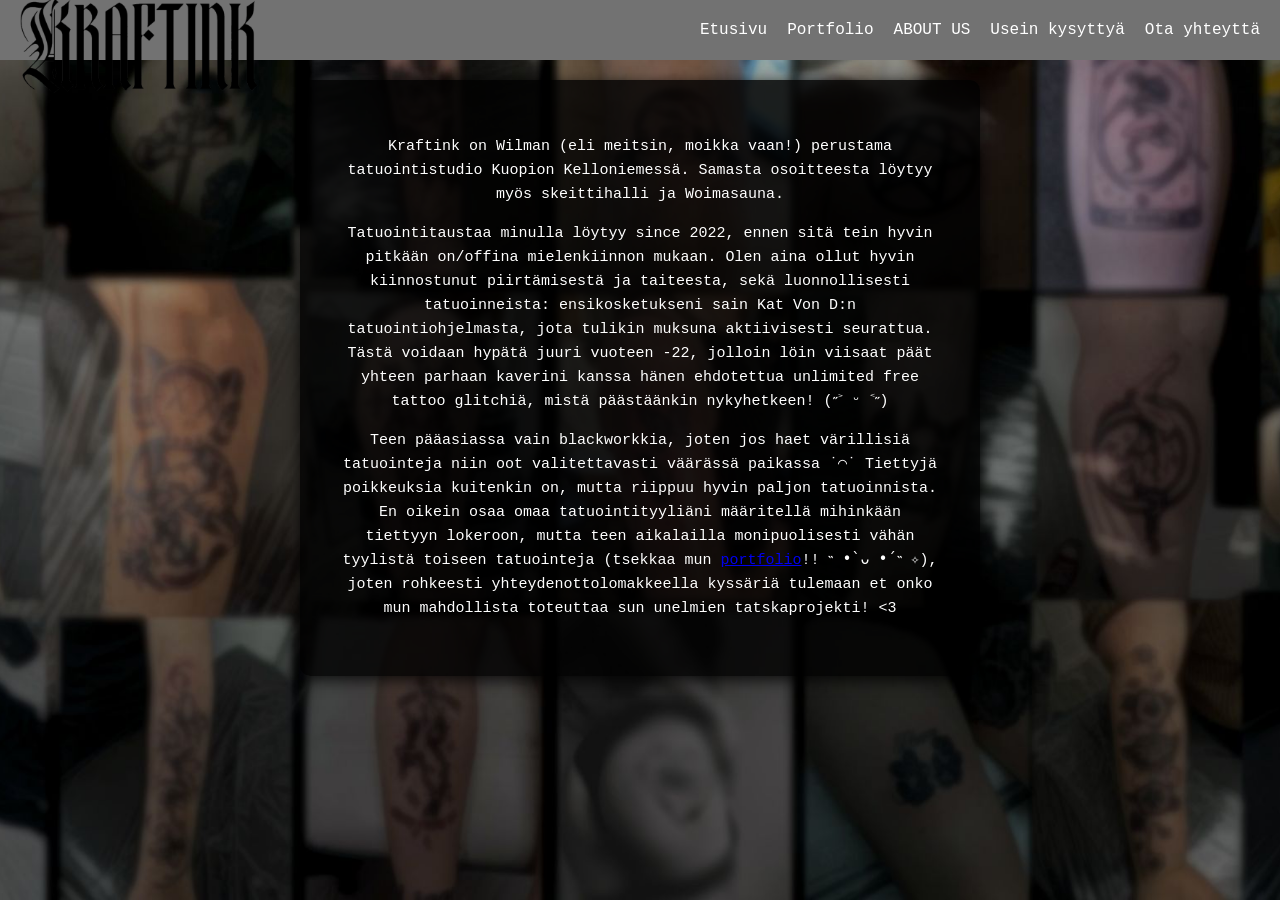
<file: koulukakkaa/kraftink/about_us.html>
<!DOCTYPE html> <!--alkujulistukset-->
<html lang="fi">
    <head>
        <meta charset="UTF-8">
        <meta name="viewport" content="width=device-width, initial-scale=1.0">
        <title>Kraftink</title>

        <!--haetaan CSS-tiedosto, missä sivun yleisilme-->
        <link rel="stylesheet" href="css/tyyli.css">

        <!--erikseen sivukohtainen tyylittely-->
        <style>
            .main-container {
                flex: 1;
                display: flex;
                justify-content: center;
                align-items: center;
                padding: 20px;
            }
            .content-box {
                background-color: rgba(0,0,0,0.8);
                color: #ffffff;
                padding: 40px;
                border-radius: 10px;
                max-width: 600px;
                text-align: center;
                box-shadow: 0 4px 15px rgba(0, 0, 0, 0.8);
            }
            .content-box p {
                font-size: 15px;
                line-height: 1.6;
            }
        </style>
        </head>
        
    <body>
        <nav class="navbar">
            <div class="navbar-container">
                <img src="../kraftink/img/kraftink_logo.png" alt="Logo" class="logo">
            </div>

            <div class="nav-links">
                <a href="index.html">Etusivu</a>
                <a href="portfolio.html">Portfolio</a>
                <a href="about_us.html">ABOUT US</a>
                <a href="usein_kysyttya.html">Usein kysyttyä</a>
                <a href="ota_yhteytta.html">Ota yhteyttä</a>
          </div>
        </nav>

        <div class="main-container">
            <div class="content-box">
                <p>Kraftink on Wilman (eli meitsin, moikka vaan!) perustama tatuointistudio Kuopion Kelloniemessä. Samasta
                    osoitteesta löytyy myös skeittihalli ja Woimasauna.
            </p>
            <p>Tatuointitaustaa minulla löytyy since 2022, ennen sitä tein hyvin pitkään
                on/offina mielenkiinnon mukaan. Olen aina ollut hyvin kiinnostunut piirtämisestä 
                ja taiteesta, sekä luonnollisesti tatuoinneista: ensikosketukseni sain Kat Von D:n tatuointiohjelmasta,
                 jota tulikin muksuna aktiivisesti seurattua. Tästä voidaan hypätä juuri vuoteen -22, jolloin löin 
                 viisaat päät yhteen parhaan kaverini kanssa hänen ehdotettua unlimited free tattoo glitchiä, 
                 mistä päästäänkin nykyhetkeen! (˶˃ ᵕ ˂˶)
                </p>
            <p>Teen pääasiassa vain blackworkkia, joten jos haet värillisiä tatuointeja niin oot valitettavasti
                väärässä paikassa ˙◠˙ Tiettyjä poikkeuksia kuitenkin on, mutta riippuu hyvin paljon tatuoinnista.
                En oikein osaa omaa tatuointityyliäni määritellä mihinkään tiettyyn lokeroon, mutta teen aikalailla
                monipuolisesti vähän tyylistä toiseen tatuointeja (tsekkaa mun <a href="portfolio.html">portfolio</a>!! ˵ •̀ ᴗ •́ ˵ ✧),
                joten rohkeesti yhteydenottolomakkeella kyssäriä tulemaan et onko mun mahdollista toteuttaa sun unelmien tatskaprojekti! <3
                </p>
            </div>
        </div>
    </body>
</file>
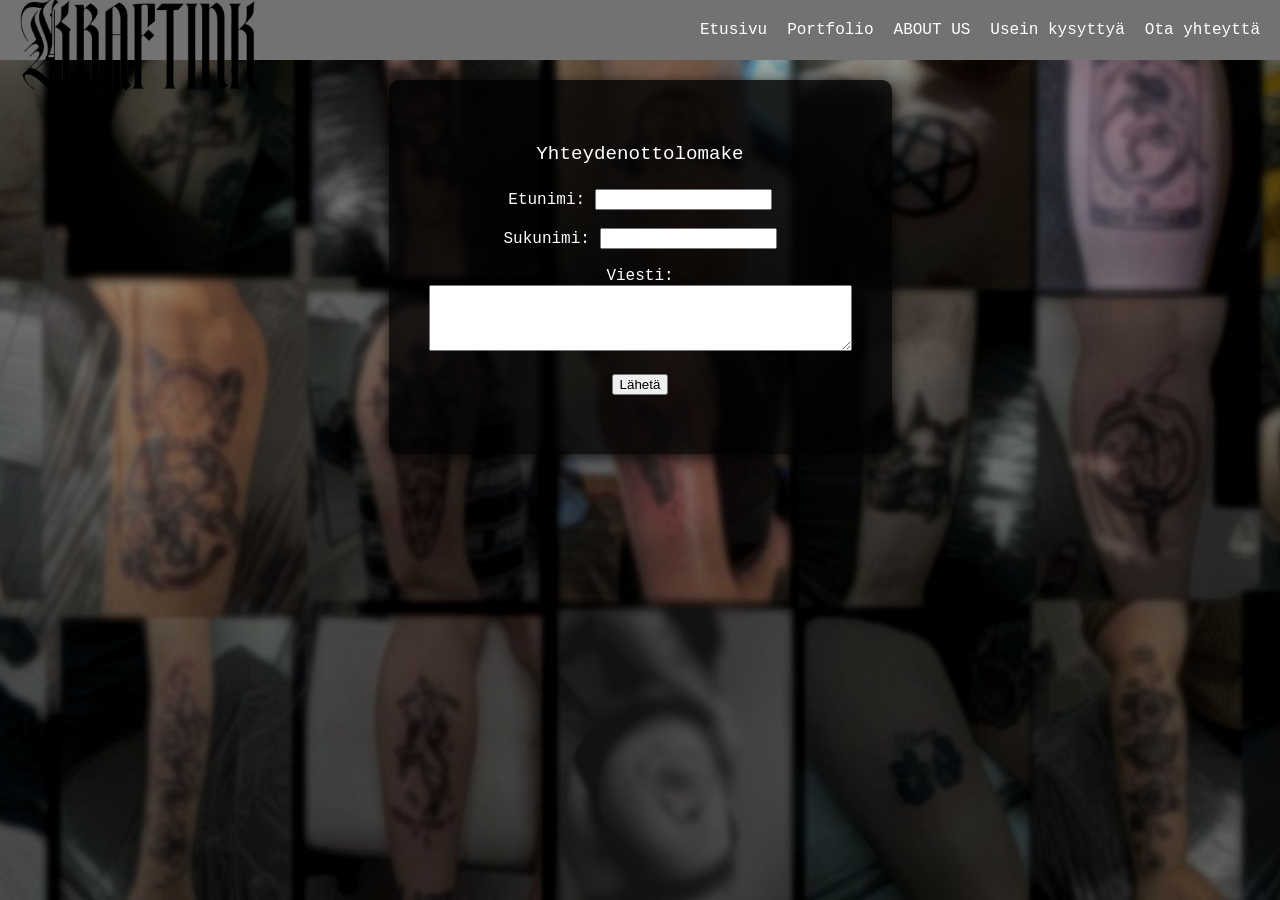
<file: koulukakkaa/kraftink/ota_yhteytta.html>
<!DOCTYPE html>
<html lang="fi">
    <head>
        <meta charset="UTF-8">
        <meta name="viewport" content="width=device-width, initial-scale=1.0">
        <title>Kraftink</title>

        <link rel="stylesheet" href="css/tyyli.css">

        <!--sivukohtainen tyylittely-->
        <style>
            .main-container {
                flex: 1;
                display: flex;
                justify-content: center;
                align-items: center;
                padding: 20px;
            }
            .content-box {
                background-color: rgba(0,0,0,0.8);
                color: #ffffff;
                padding: 40px;
                border-radius: 10px;
                max-width: 600px;
                text-align: center;
                box-shadow: 0 4px 15px rgba(0, 0, 0, 0.8);
            }
            .content-box h1 {
                margin-top: 0;
                font-size: 2.5rem;
            }
            .content-box p {
                font-size: 1.2rem;
                line-height: 1.6;
            }
        </style>
    </head>
    <body>
        <nav class="navbar">
            <div class="navbar-container">
                <img src="../kraftink/img/kraftink_logo.png" alt="Logo" class="logo">
            </div>

            <div class="nav-links">
                <a href="index.html">Etusivu</a>
                <a href="portfolio.html">Portfolio</a>
                <a href="about_us.html">ABOUT US</a>
                <a href="usein_kysyttya.html">Usein kysyttyä</a>
                <a href="ota_yhteytta.html">Ota yhteyttä</a>
            </div>
        </nav>

        <div class="main-container">
            <div class="content-box">
                <p>Yhteydenottolomake</p>

                <form id="yhteydenottoLomake">
                    <label for="eNimi">Etunimi:</label>
                    <input type="text" id="eNimi" name="eNimi" required><br><br>

                    <label for="sNimi">Sukunimi:</label>
                    <input type="text" id="sNimi" name="sNimi" required><br><br>

                    <label for="viesti">Viesti:</label><br>
                    <textarea id="viesti" name="viesti" rows="4" cols="50" required></textarea><br><br>

                    <input type="submit" value="Lähetä">
                </form>

                <p id="vahvistus" style="color: #ffffff; font-weight: bold; margin-top: 15px;"></p>
            </div>
        </div>

        <!--en jaksanut kunnon tsydeemiä tehdä tähän niin se lataa vaan annetut tiedot tekstitiedostona,
        mutta jos sivut olisivat toiminnassatoiminnassa, voisi viestit ohjata mm. sähköpostitse-->
        <script>
            document.getElementById('yhteydenottoLomake').addEventListener('submit', function(event) {
                event.preventDefault(); //estää sivun uudelleenlatauksen

                const eNimi = document.getElementById('eNimi').value.trim();
                const sNimi = document.getElementById('sNimi').value.trim();
                const viesti = document.getElementById('viesti').value.trim();
                const aika = new Date().toLocaleString('fi-FI');

                //muodostetaan tekstitiedoston sisältö
                const sisalto = 
                    "----------------------------------------\n" +
                    "Aika: " + aika + "\n" +
                    "Nimi: " + eNimi + " " + sNimi + "\n" +
                    "Viesti:\n" + viesti + "\n";

                //luodaan .txt-tiedosto ja ladataan se automaattisesti
                const blob = new Blob([sisalto], { type: 'text/plain;charset=utf-8' });
                const linkki = document.createElement('a');
                linkki.href = URL.createObjectURL(blob);
                linkki.download = 'yhteydenotto_' + eNimi + '_' + sNimi + '.txt';
                linkki.click();
                URL.revokeObjectURL(linkki.href);

                //näytetään vahvistus ja tyhjennetään lomake uutta yhteydenottoa varten
                document.getElementById('vahvistus').textContent = 'Kiitos ' + eNimi + '! Palaan tatuointisi pariin pikimmiten! ˶ᵔ ᵕ ᵔ˶';
                this.reset();
            });
        </script>
    </body>
</html>
</file>
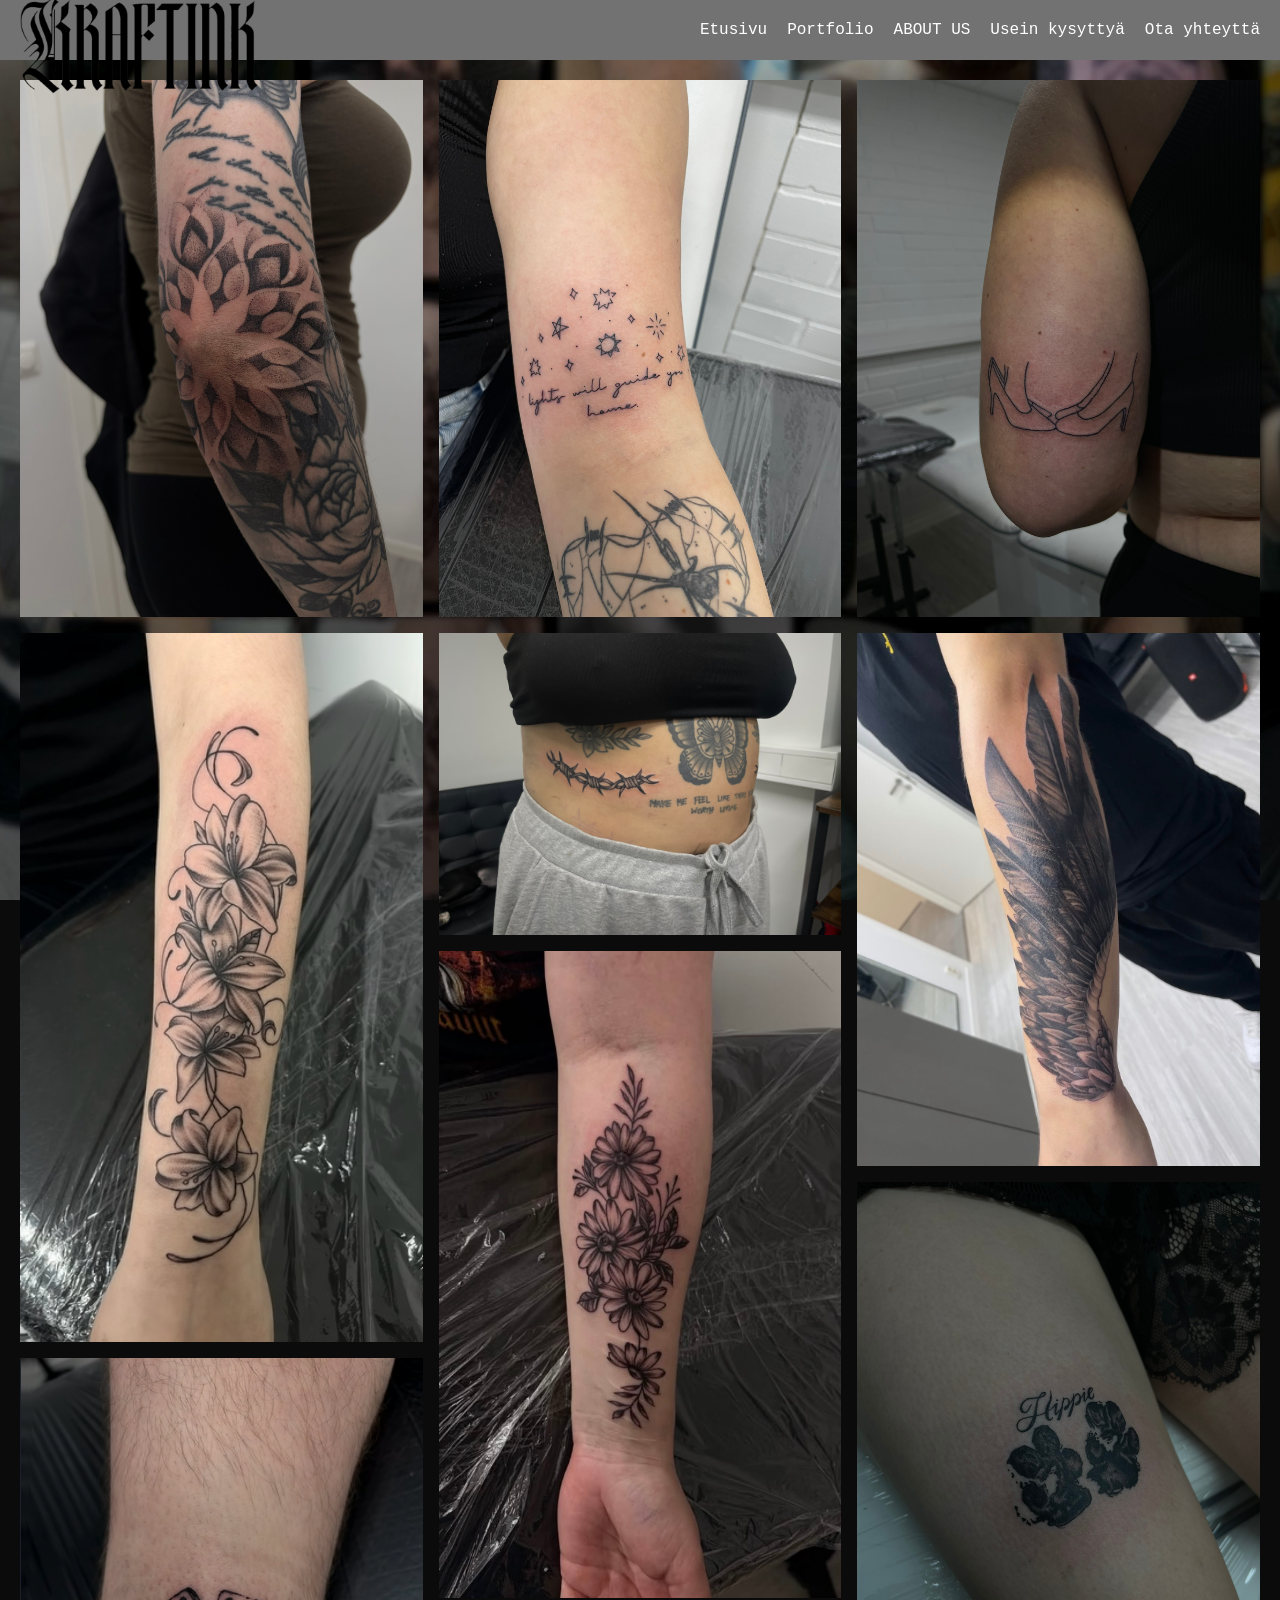
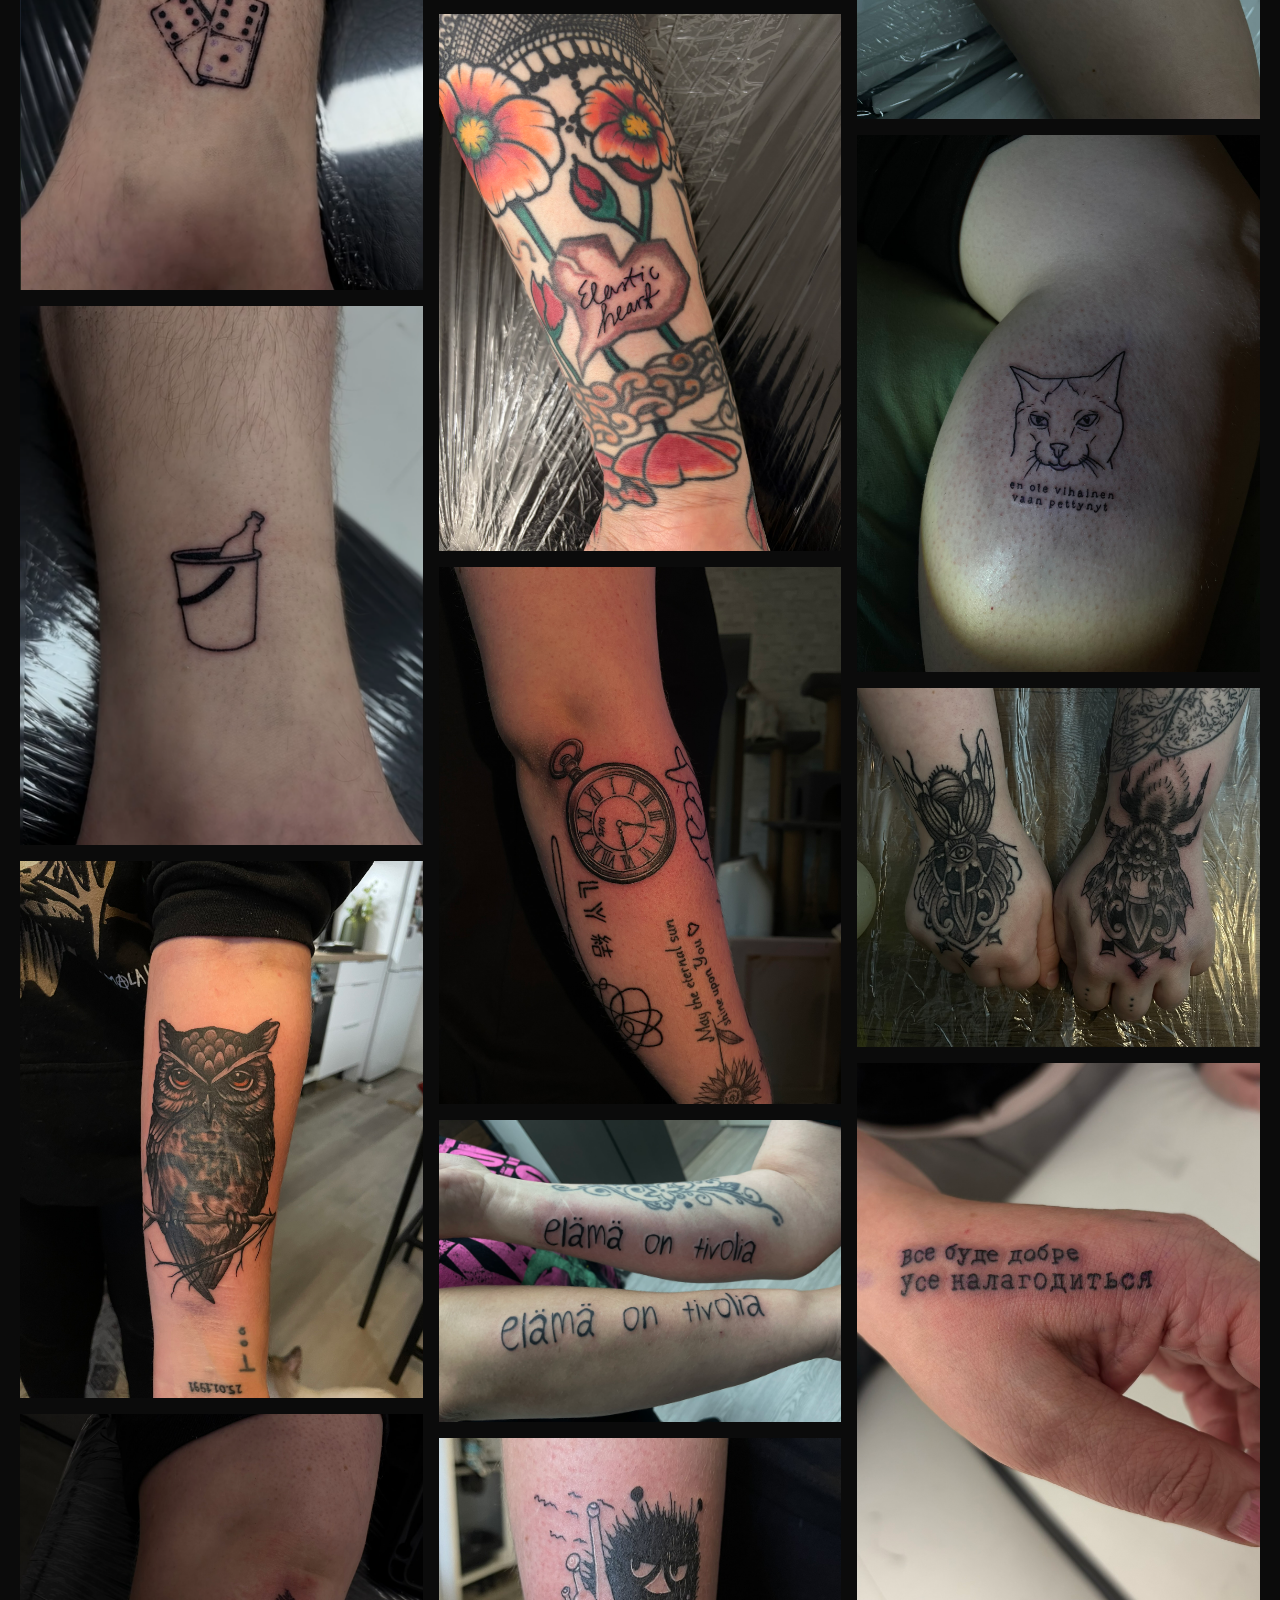
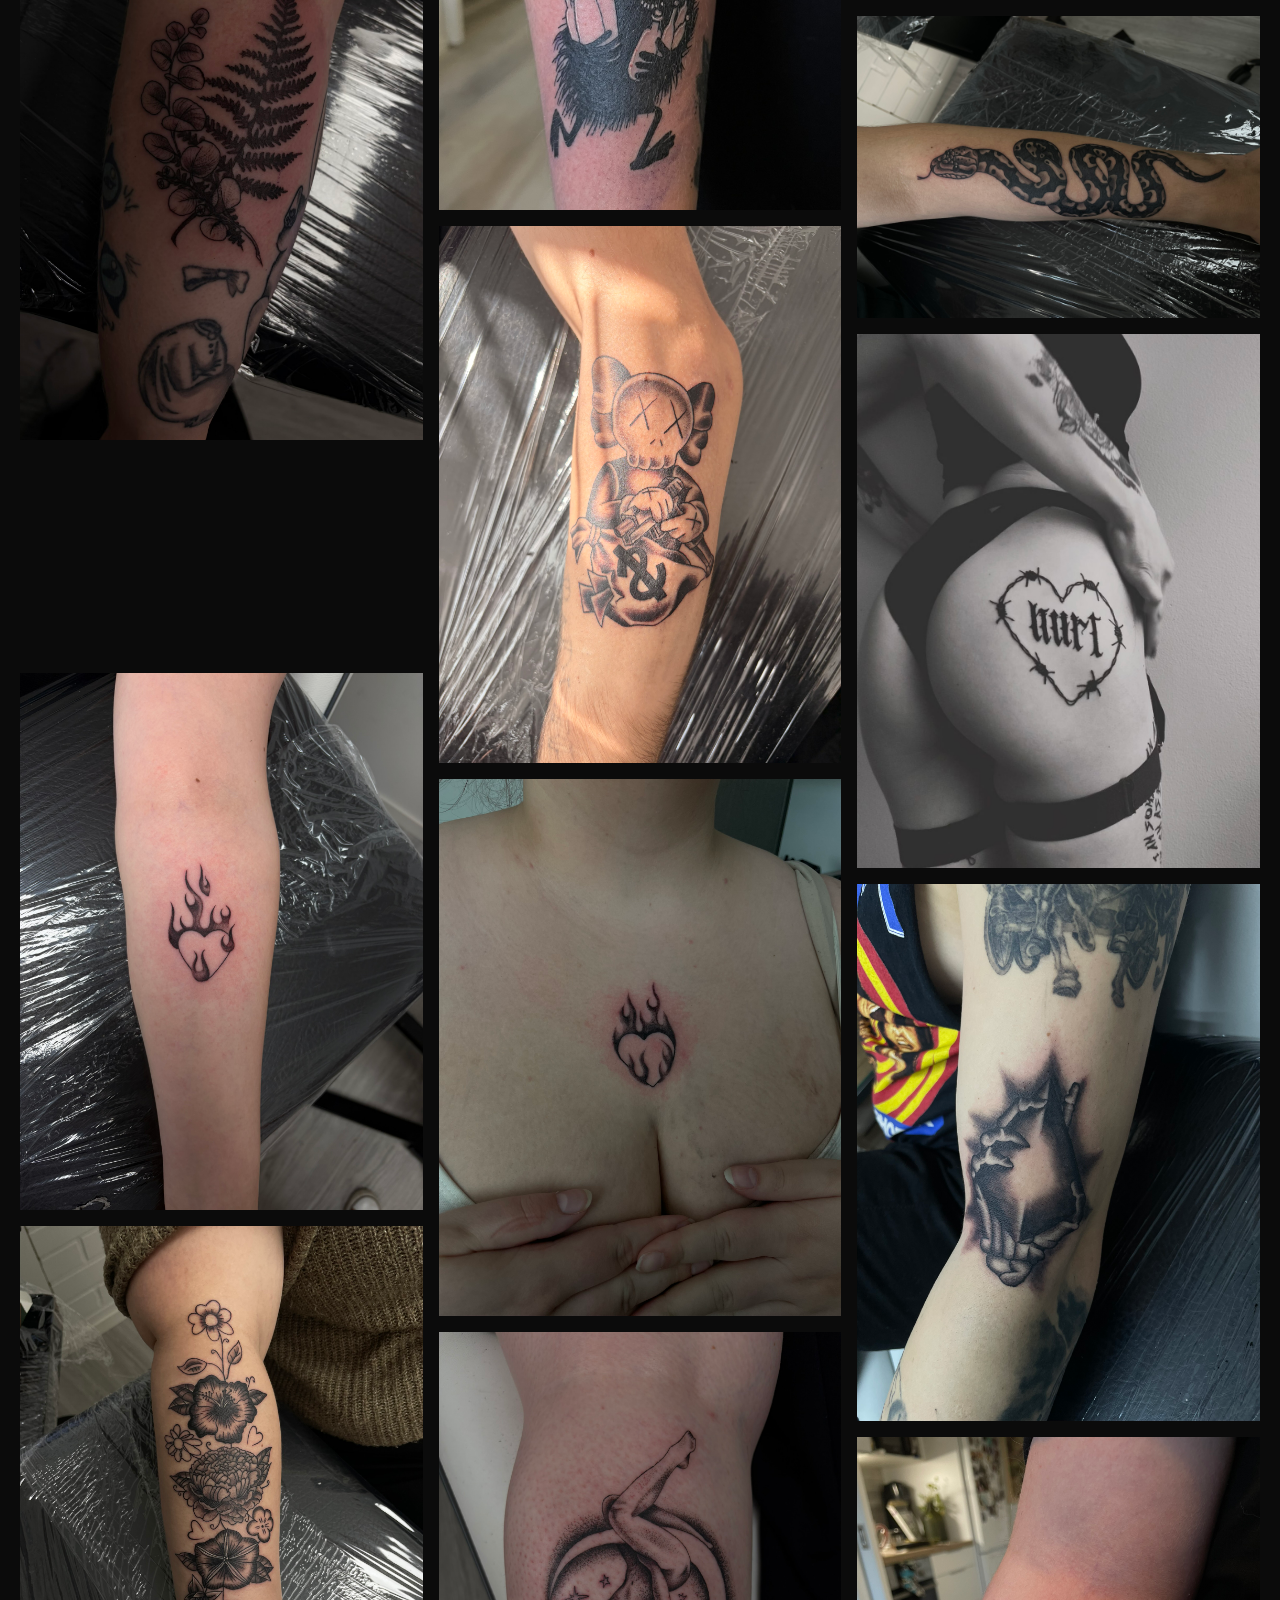
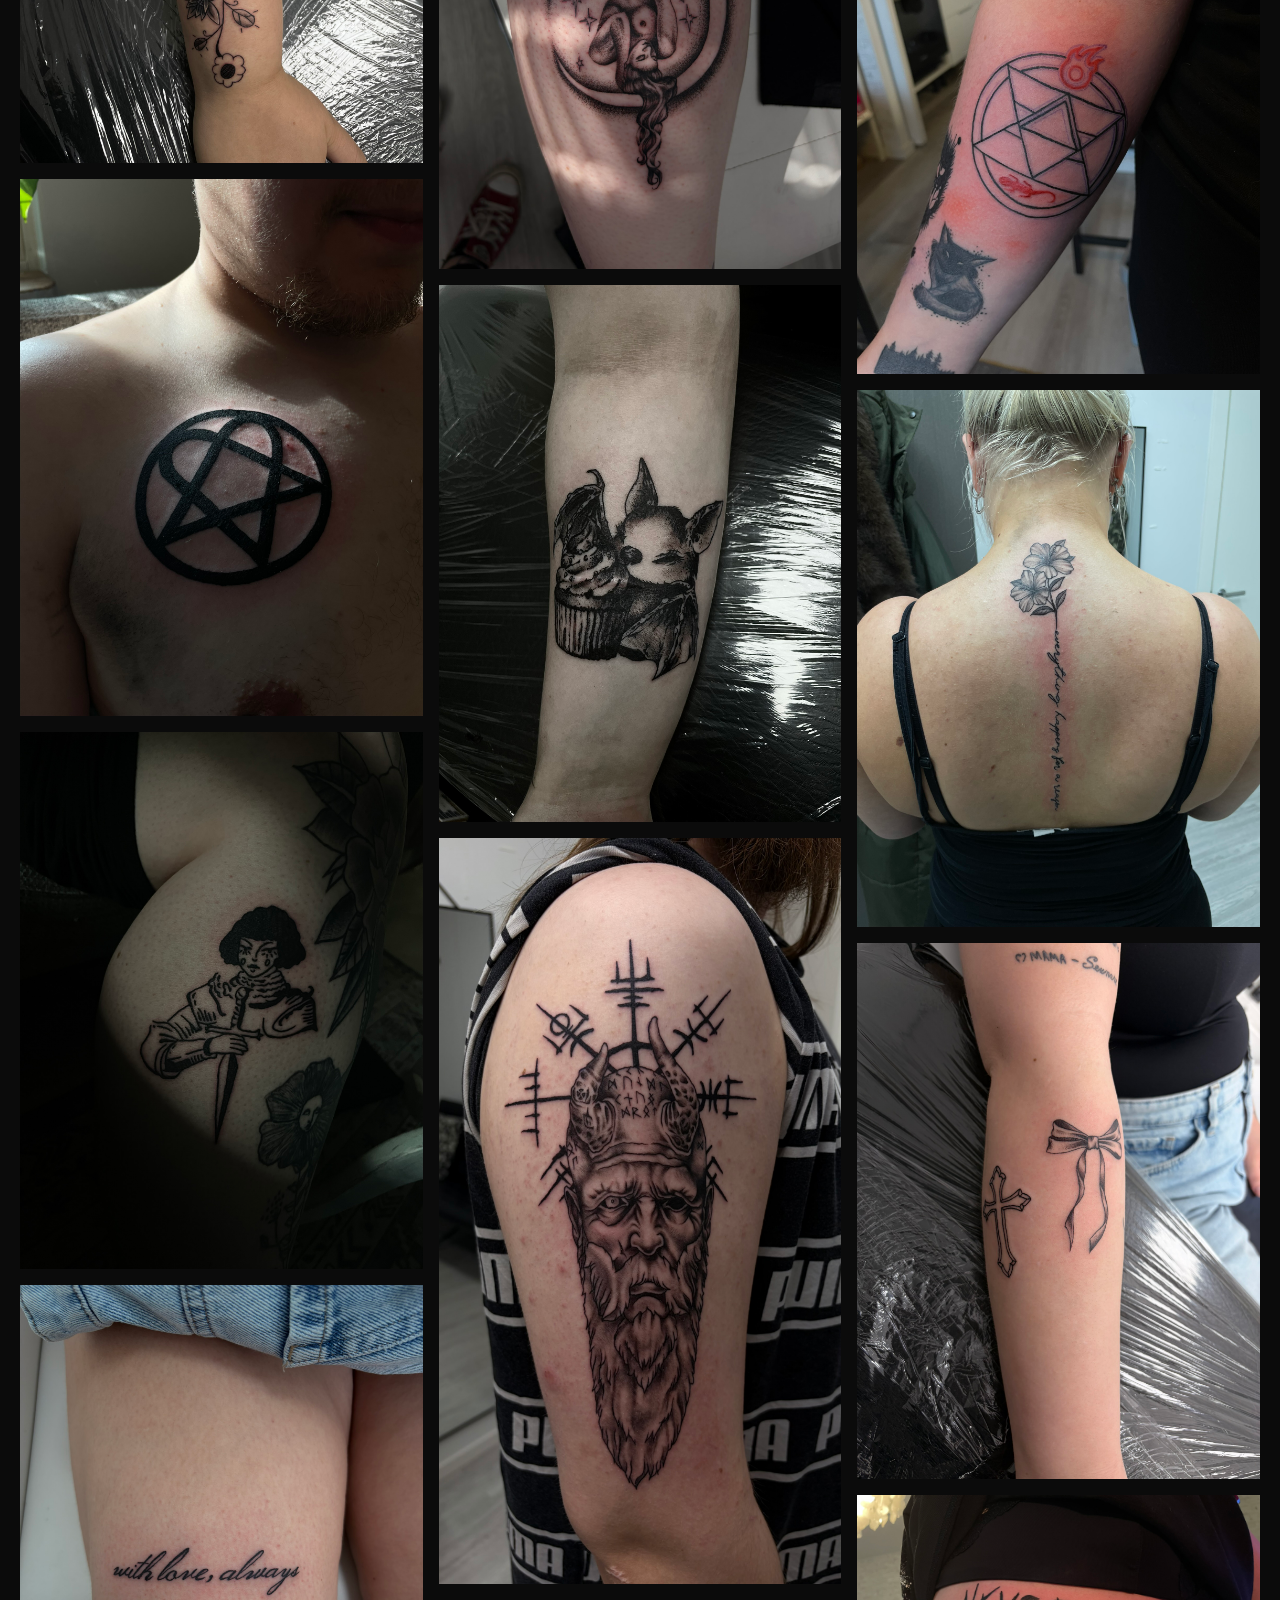
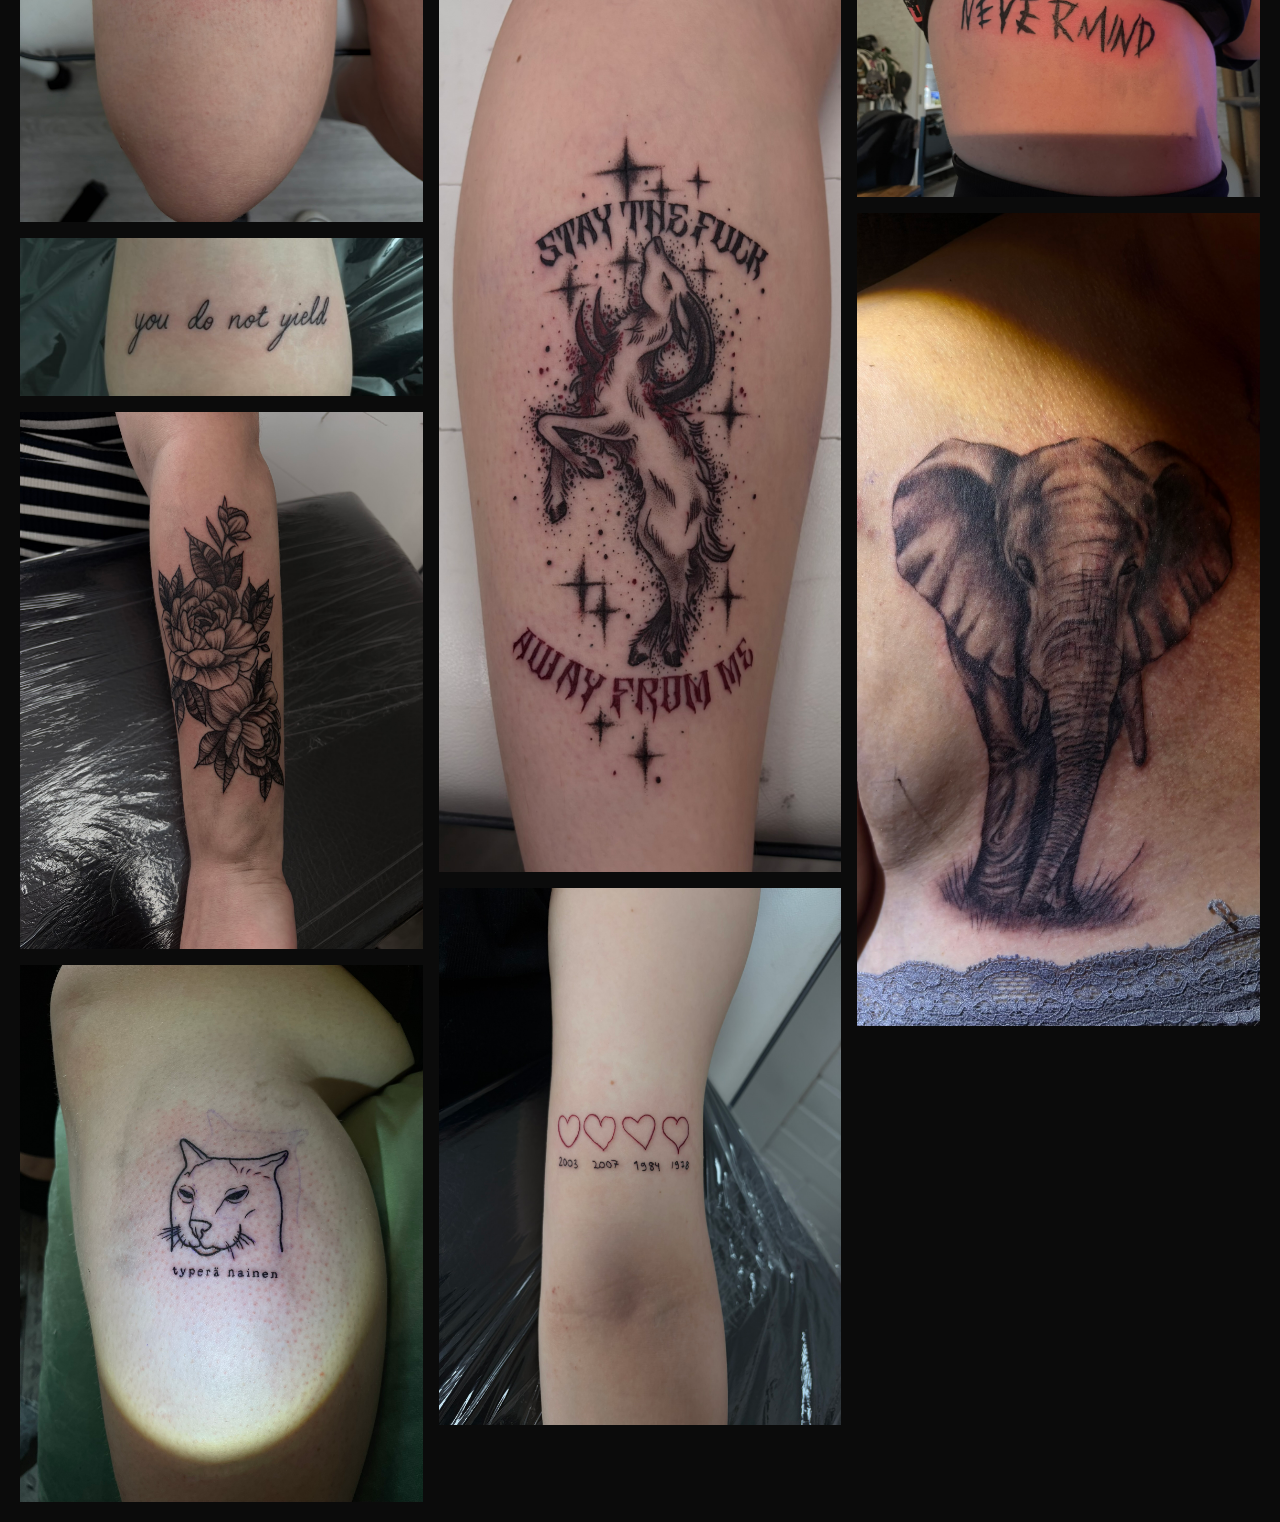
<file: koulukakkaa/kraftink/portfolio.html>
<!DOCTYPE html>
<html lang="fi">
    <head>
        <meta charset="UTF-8">
        <meta name="viewport" content="width=device-width, initial-scale=1.0">
        <title>Kraftink</title>

        <link rel="stylesheet" href="css/tyyli.css">
        <style>


        .masonry-gallery {
            column-count: 3; /* Sarakkeiden määrä isommilla näytöillä */
            column-gap: 16px; /* Sarakkeiden välinen etäisyys */
            padding: 20px;
        }

        .masonry-item {
            break-inside: avoid; /* Estää kuvan katkeamisen sarakkeen vaihtuessa */
            margin-bottom: 16px; /* Rivien välinen etäisyys */
        }

        .masonry-item img {
            width: 100%;
            height: auto;
            display: block;
        }

        .masonry-item video {
            width: 100%;
            height: auto;
            display: block;
        }

        /* vähentää sarakkeita mobiilissa */
        @media (max-width: 768px) {
            .masonry-gallery {
                column-count: 2;
            }
        }

        @media (max-width: 480px) {
            .masonry-gallery {
                column-count: 1;
            }
        }
        </style>
        </head>

    <!--navigaatiopalkin jutut, mm. logo, painikkeet-->
    <body>
        <nav class="navbar">
            <div class="navbar-container">
                <img src="img/kraftink_logo.png" alt="Logo" class="logo">
            </div>

            <div class="nav-links">
                <a href="index.html">Etusivu</a>
                <a href="portfolio.html">Portfolio</a>
                <a href="about_us.html">ABOUT US</a>
                <a href="usein_kysyttya.html">Usein kysyttyä</a>
                <a href="ota_yhteytta.html">Ota yhteyttä</a>
            </div>
        </nav>
        
        <!--kuvii (ja video) mun tatskoista-->
        <div class="masonry-gallery">
            <div class="masonry-item"><img src="img/kyynerpia.JPEG" alt="kyynerpia"></div>
            <div class="masonry-item"><img src="img/liljat2.png" alt="liljat2"></div>
            <div class="masonry-item"><img src="img/67domino.png" alt="67domino"></div>
            <div class="masonry-item"><img src="img/alyytko2.png" alt="alyytko2"></div>
            <div class="masonry-item"><img src="img/pollo.JPEG" alt="pollo"></div>
            <div class="masonry-item"><img src="img/puska.JPEG" alt="puska"></div>
            <div class="masonry-item">
                <video src="img/beautyandrage.MOV" autoplay loop muted playsinline></video></div>
            <div class="masonry-item"><img src="img/liekkisydan2.JPEG" alt="liekkisydan2"></div>
            <div class="masonry-item"><img src="img/kukkaakukkaakukkaa.JPEG" alt="kukkaakukkaakukkaa"></div>
            <div class="masonry-item"><img src="img/heartagram.JPEG" alt="heartagram"></div>
            <div class="masonry-item"><img src="img/miekkahoro.JPEG" alt="miekkahoro"></div>
            <div class="masonry-item"><img src="img/withlovealways.JPEG" alt="withlovealways"></div>
            <div class="masonry-item"><img src="img/tekstii.JPEG" alt="tekstii"></div>
            <div class="masonry-item"><img src="img/pioni.JPEG" alt="pioni"></div>
            <div class="masonry-item"><img src="img/tatu2.JPEG" alt="tatu2"></div>
            <div class="masonry-item"><img src="img/tahdettahdet.JPEG" alt="tahdettahdet"></div>
            <div class="masonry-item"><img src="img/ketju.JPEG" alt="ketju"></div>
            <div class="masonry-item"><img src="img/paivankakkara_kasi.JPEG" alt="paivankakkara_kasi"></div>
            <div class="masonry-item"><img src="img/mama1.JPEG" alt="mama1"></div>
            <div class="masonry-item"><img src="img/iina_kasi.JPEG" alt="iina_kasi"></div>
            <div class="masonry-item"><img src="img/elamaontivolia.JPEG" alt="elamaontivolia"></div>
            <div class="masonry-item"><img src="img/haisuli.JPEG" alt="haisuli"></div>  
            <div class="masonry-item"><img src="img/miggihiiri.JPEG" alt="miggihiiri"></div>
            <div class="masonry-item"><img src="img/liekkisydan1.JPEG" alt="liekkisydan1"></div>
            <div class="masonry-item"><img src="img/kuuhoro.JPEG" alt="kuuhoro"></div>
            <div class="masonry-item"><img src="img/lepakko.JPEG" alt="lepakko"></div>
            <div class="masonry-item"><img src="img/mimir.JPEG" alt="mimir"></div>
            <div class="masonry-item"><img src="img/pysyvitussa.JPEG" alt="pysyvitussa"></div>
            <div class="masonry-item"><img src="img/sydamet_pvm.JPEG" alt="sydamet_pvm"></div>
            <div class="masonry-item"><img src="img/thinnn.JPEG" alt="thinnn"></div>
            <div class="masonry-item"><img src="img/wing.JPEG" alt="wing"></div>
            <div class="masonry-item"><img src="img/tassut.JPEG" alt="tassut"></div>
            <div class="masonry-item"><img src="img/tatu1.JPEG" alt="tatu1"></div>
            <div class="masonry-item"><img src="img/otokat.JPEG" alt="otokat"></div>
            <div class="masonry-item"><img src="img/mama2.JPEG" alt="mama2"></div>
            <div class="masonry-item"><img src="img/kaarme.JPEG" alt="kaarme"></div>
            <div class="masonry-item"><img src="img/pers.JPEG" alt="pers"></div>
            <div class="masonry-item"><img src="img/timu.JPEG" alt="timu"></div>
            <div class="masonry-item"><img src="img/transmutaatio.JPEG" alt="transmutaatio"></div>
            <div class="masonry-item"><img src="img/pyllis1.JPEG" alt="pyllis1"></div>
            <div class="masonry-item"><img src="img/rusetti_risti.JPEG" alt="rusetti_risti"></div>
            <div class="masonry-item"><img src="img/nvm.JPEG" alt="nvm"></div>
            <div class="masonry-item"><img src="img/norsu.JPEG" alt="norsu"></div>
        </div>
    </body>
</file>
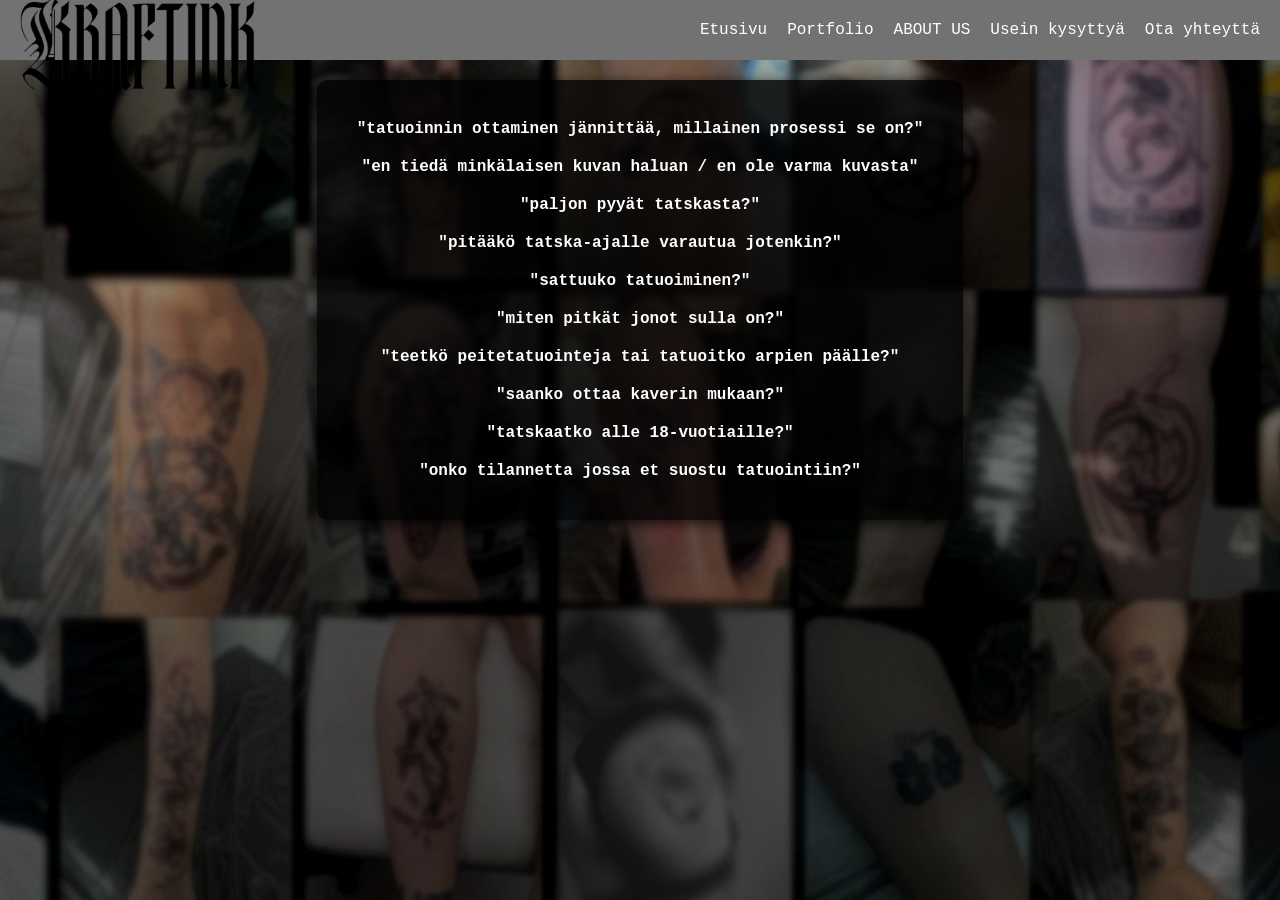
<file: koulukakkaa/kraftink/usein_kysyttya.html>
<!DOCTYPE html>
<html lang="fi">
    <head>
        <meta charset="UTF-8">
        <meta name="viewport" content="width=device-width, initial-scale=1.0">
        <title>Kraftink</title>

        <link rel="stylesheet" href="css/tyyli.css">

        <!--sivukohtainen tyylittely-->
        <style>
            .main-container {
                flex: 1;
                display: flex;
                justify-content: center;
                align-items: center;
                padding: 20px;
            }
            .content-box {
                background-color: rgba(0,0,0,0.8);
                color: #ffffff;
                padding: 40px;
                border-radius: 10px;
                max-width: 600px;
                text-align: center;
                box-shadow: 0 4px 15px rgba(0, 0, 0, 0.8);
            }
            .content-box details {
                margin-bottom: 20px;
            }
            .content-box details:last-child {
                margin-bottom: 0;
            }
            .content-box summary {
                list-style: none;
                cursor: pointer;
                font-weight: bold;
            }
            .content-box summary::-webkit-details-marker {
                display: none;
            }
            .content-box p {
                font-size: 15px;
                line-height: 1.6;
            }
        </style>
        </head>

    <body>
        <!--navigaatiopalkin jutut, mm. logo, painikkeet-->
        <nav class="navbar">
            <div class="navbar-container">
                <img src="../kraftink/img/kraftink_logo.png" alt="Logo" class="logo">
            </div>

            <div class="nav-links">
                <a href="index.html">Etusivu</a>
                <a href="portfolio.html">Portfolio</a>
                <a href="about_us.html">ABOUT US</a>
                <a href="usein_kysyttya.html">Usein kysyttyä</a>
                <a href="ota_yhteytta.html">Ota yhteyttä</a>
            </div>
        </nav>
                <!--Q&A tatskoista, painamalla kysymystä saa sivulla vastauksen ja pois näkyvistä-->
            <div class="main-container">
                <div class="content-box">
                    <details>
                    <summary>"tatuoinnin ottaminen jännittää, millainen prosessi se on?"</summary>
                    <p>Pähkinänkuoressa: sä laitat mulle viestiä, kerrot sun idean tai jos sulla ei oo ideaa:
                        keksitään sellainen! Sen jälkeen siitä ideasta luonnoksen jonka lähetän sulle, sitten
                        kun sä olet tyytyväinen luonnokseen niin sovitaan päivä & aika, minkä jälkeen vaan odottelemaan H-hetkeä!</p>
                    <p>Tatuointiajan alkaessa varmistellaan että kuva on just eikä meilkein, sekä tarvittaessa tehdään 
                        viimehetken muokkaukset kuvaan mikäli jotain sellaisia mieleen juolahtaa. Tatuointi tehdään siirtokuvan
                        päälle, jota pystyy vielä siirtelemään ensimmäisen lätkäisyn jälkeen joten suotta ressata tatuoinnin
                        alueen sopivuutta etukäteen - veivataan niin pitkään että kuvasta tulee juuri mieluinen! 𑣲⋆｡˚
                        Siirtokuvan asettamisen jälkeen päästään itse tatuoinnin tekoon, jonka kesto vaihtelee tatuoinnista
                        riippuen ja myös siitä, kuinka monta taukoa pidetään tatuoinnin teon aikana.</p>
                    <p> Tatuoinnin valmistuessa suojataan tatuointi, hoidetaan maksuasiat sun muut kuntoon ja sen jälkeen pääseekin 
                        jo päivää jatkamaan uuden taideteoksen kanssa! ˶ᵔ ᵕ ᵔ˶
                    </p>
                    </details>

                    <details>
                    <summary>"en tiedä minkälaisen kuvan haluan / en ole varma kuvasta"</summary>
                    <p>Jos sulla ei ole valmista ideaa, voit kysyä onko mulla valmiita malleja
                        tai haluaisinko suunnitella kuvan jostain keksitystä aiheesta/teemasta ✶⋆.˚</p>
                    <p>Jos siirtokuvaa asettaessa tulee vielä ns. second thoughts, sano rohkeasti niin sumplitaan
                        olisiko jotain muutettavaa, tai sovitaanko uusi päivä jos tuntuu siltä, että tarvitset hieman lisää makusteluaikaa kuvalle.
                        Tatuointi pysyy iholla loppuelämän ajan, niin on tärkeää että tatuointi tuntuu ja näyttää oikealta ja omalta ♥︎.ᐟ</p>
                    </details>

                    <details>
                    <summary>"paljon pyyät tatskasta?"</summary>
                    <p>Siihen en osaa tarkkaa vastausta antaa, ennenkuin olen kuvan saanut suunniteltua. Hintahaarukkaa
                        voi pyytää idean yhteydessä, mutta silloin se on vielä vain arvio!
                    </p>
                    <p>Varauksen yhteydessä pyydän varausmaksun, joka on vähennettävä osa tatuoinnin lopullisesta hinnasta mikäli
                        tatuointiaika toteutuu. Jos tatuointiaika perutaan, pidän varausmaksun itselläni korvauksena ns. "menetetystä ajasta", 
                        sillä tatuointiaika ei sisällä pelkkää tatuoinnin tekoa, vaan myös aikaa ennen ja jälkeen tatuoinnin teon.
                    </p>
                    </details>

                    <details>
                    <summary>"pitääkö tatska-ajalle varautua jotenkin?"</summary>
                    <p>Voit ottaa ajalle saapuessasi evästä ja juomista, vältäthän saapumista paikalle päihteiden vaikutuksen alaisena.
                        Päälle kannattaa valita jotain mukavaa ja helposti siirreltävää vaatetta, jottei mikään sitten lopuksi hinkkaisi tuoreeseen tatuointiin,
                        tai ettet joutuisi paljastamaan liikaa ihoa - vaikkapa pohjetatuoinnin takia.
                    </p>
                    <p>Tatuoinnista riippuen tatuointiin käytetty aika voi kestää alle tunnista useampaan kertaan, joten jos mietityttää tarvitseeko
                        koko omaisuutta raahata mukaan vai pärjääkö vaan peruskamppeilla, kysy ajanvarauksen yhteydessä! ˶ᵔ ᵕ ᵔ˶</p>
                    </details>

                    <details>
                        <summary>"sattuuko tatuoiminen?"</summary>
                        <p>Sattuu. Tai sitten ei. Kipu on hyvin yksilöllistä ja toisen kipeä kohta ei tunnu
                            jollakulla yhtään missään. Olo- ja vireystila vaikuttavat hyvin paljon kokemukseen
                            kivusta, joten huolehdithan että et saavu paikalle pää kainalossa! c:
                        </p>
                    </details>

                    <details>
                        <summary>"miten pitkät jonot sulla on?"</summary>
                        <p>Tatuointibisnes kukoistaa kausittain, välillä saattaa olla jonoa ja välillä taas
                            pystyn ajan varaamaan sinulle nopeastikin. Kysy ihmeessä yhteydenottolomakkeella, niin katsotaan mitä voidaan järjestää! ˶ᵔ ᵕ ᵔ˶</p>
                        </p>
                    </details>

                    <details>
                        <summary>"teetkö peitetatuointeja tai tatuoitko arpien päälle?"</summary>
                        <p>Kyllä ja kyllä, tosin tapauskohtaisesti. Arpikudoksen päälle tatuoiminen
                            on aina oma hommansa, eikä muste välttämättä tartu arpikudokseen samalla tavalla kuin terveeseen ihoon,
                            mutta lähtökohtaisesti se on mahdollista.</p>
                        <p>Peitetatuoinneissa riippuu vähän peitettävästä kuvasta ja siitä, mitä sinulla on mielessä
                            peittokuvaksi.
                        </p>
                    </details>

                    <details>
                        <summary>"saanko ottaa kaverin mukaan?"</summary>
                        <p>Jos tuntuu siltä että henkinen tuki on tarpeen tatuointiajalle, on seuralaisesi
                            tervetullut! ˶ᵔ ᵕ ᵔ˶ Karvaiset kaverit ovat myös tervetulleita, tosin ihmiskaverin kanssa
                            joka varmistaa, ettei tassut tule työn tielle.
                        </p>
                    </details>

                    <details>
                        <summary>"tatskaatko alle 18-vuotiaille?"</summary>
                        <p>Mahdollisesti! Alaikäisen tatuointiaikaa varatessa olen mieluusti
                            yhteydessä huoltajaan/huoltajiin, jotta varmistetaan että tatuoinnin
                            ottaminen on tiedossa ja otettava kuva on hyväksytty. Alle 16-vuotiaiden
                            ei ole mahdollista varata tatuointiaikaa edes vanhemman suostumuksella.
                        </p>
                    </details>

                    <details>
                        <summary>"onko tilannetta jossa et suostu tatuointiin?"</summary>
                        <p>On, ja tässä niistä muutama:</p>
                        <ul>
                            <li>Tatuointi on fyysisesti mahdotonta toteuttaa siten, että kuva
                                pysyisi hyvänä ja selkeänä iholla. Esimerkiksi liian pieni tai yksityiskohtainen
                                kuva.</li>
                            <li>Tatuointi sisältää tai käsittelee aiheita, joita en yksinkertaisesti 
                                suostu tatuoimaan, mm. asiattomat ilmaukset/symbolit, selkeästi huonossa hapessa valikoidut kuvat
                                ja ylipäätään sellaiset kuvat, mitkä saattaisivat kaduttaa myöhemmin.</li>
                            <li>Saavut ajalle selkeästi päihtyneenä.</li>
                            <li>Olet raskaana tai imetät.</li>
                            <li>Suoraan muilta artisteilta plagioituja kuvia, sekä tekoälyllä luotuja kuvia.</li>
                            <li>Jos otat ensimmäistä/ensimmäisiä tatuointeja ja haluat ne esim. naamaan, kaulaan,
                                muualle todella näkyvälle paikalle.</li>
                            <li>Taitotasoni ei riitä kuvan toteutukseen.</li>
                            <li>Tietyt sairaudet, tulehdukset, taudit ja lääkitykset VOIVAT estää tatuoinnin ottamisen,
                                tai ainakin siirtää sitä, joten kerrothan niistä varauksen yhteydessä! c:</li>
                            </li>
                        </ul>
                        <p>Ylläolevat ovat vain joitain tilanteita, mikäli olet epävarma niin ota yhteyttä! c:</p>
                    </details>
            </div>
    </body>
</file>
<file: koulukakkaa/kraftink/css/tyyli.css>
/* ----------------------------------------------
  PERUSTYYLIT & TAUSTAKUVAT
---------------------------------------------- */
html, body {
    margin: 0;
    padding: 0;
    width: 100%;
    height: 100%;
    min-height: 100%;
}
body {
    font-family: 'Courier New', Courier, monospace;

    background-color: #000000f4;
    background-image: url("../img/kraftink.tausta.jpg");
    background-size: cover;
    background-position: center;
    background-repeat: no-repeat;
    background-attachment: fixed;
}
.logo-container {
    position: relative;
}
.logo {
    height: 100px;
    position: absolute;
    top: -10%;
    display: block;
}

/* ----------------------------------------------
  NAVIGAATIO
---------------------------------------------- */
.navbar {
    position: relative;
    background-color: #727272;
    height: 60px;
    display: flex;
    align-items: center;
    justify-content: space-between;
    padding: 0 20px;
    z-index: 1000;
}
.nav-links {
    display: flex;
    gap: 20px;
    margin-left: auto;
}
.nav-links a {
    color: #fff;
    text-decoration: none;
    font-size: 16px;
    transition: color 0.3s ease;
}
</file>
